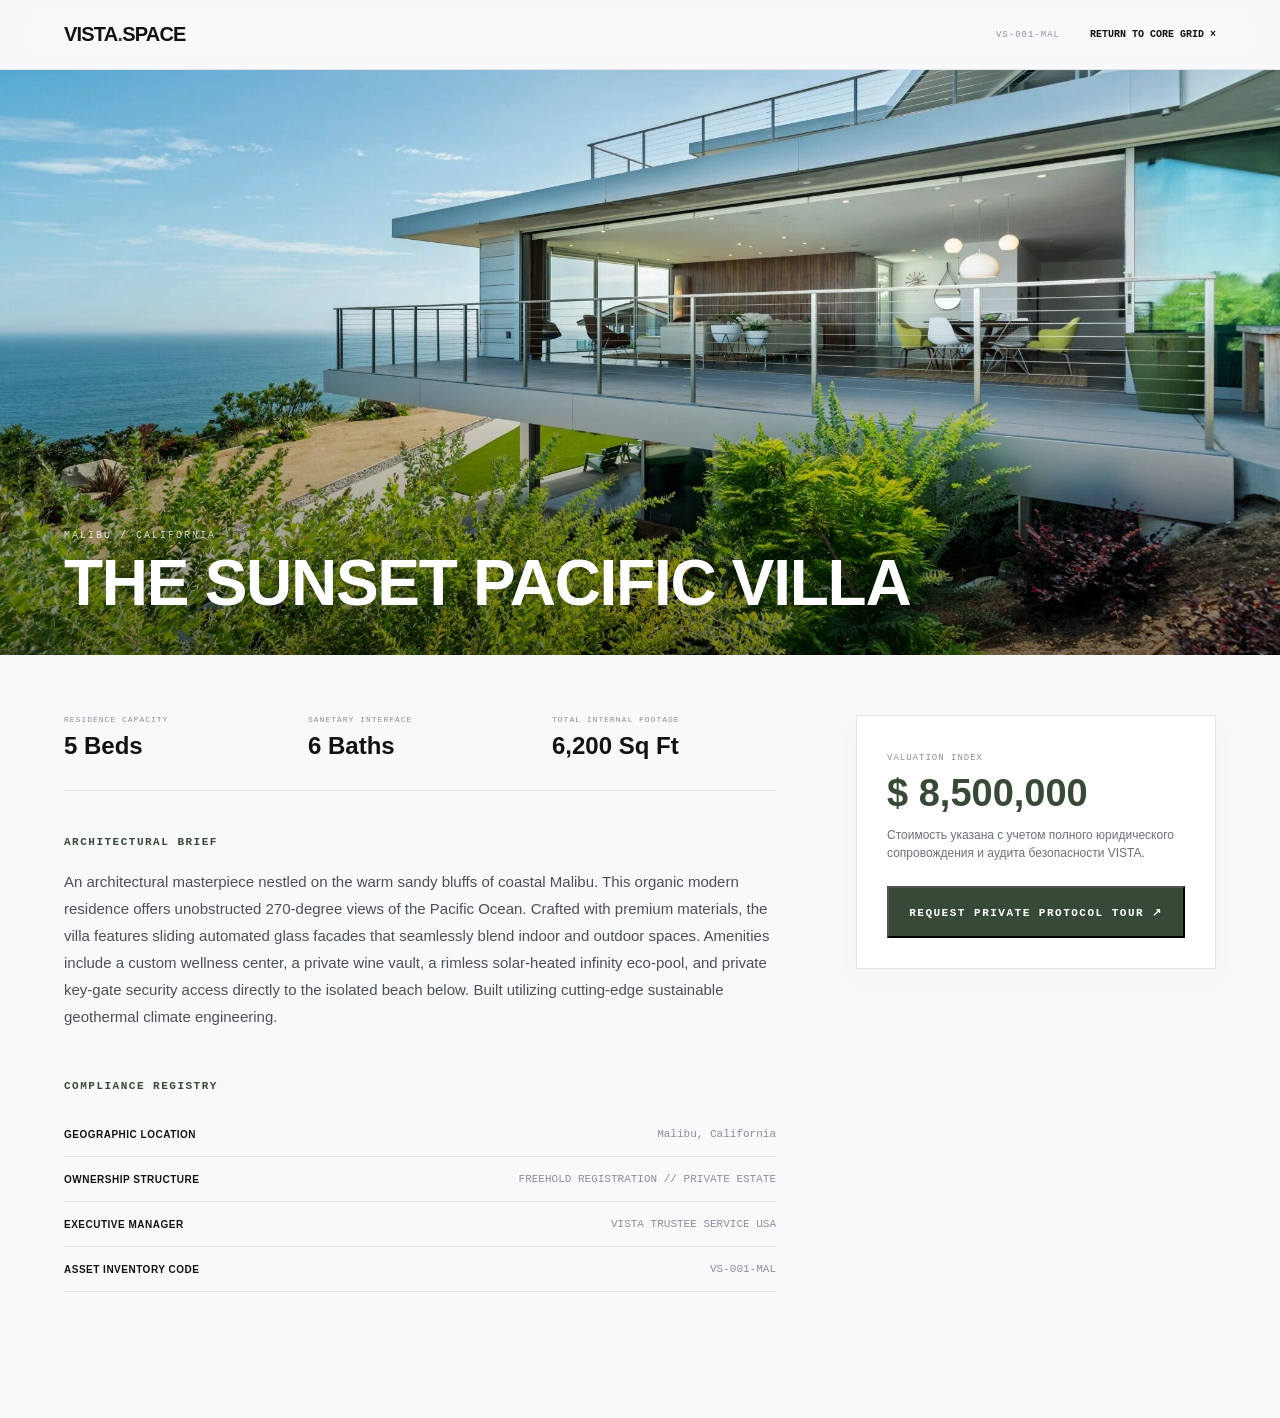
<file: property.html>
<!DOCTYPE html>
<html lang="en">
<head>
    <meta charset="UTF-8">
    <meta name="viewport" content="width=device-width, initial-scale=1.0">
    <title>Residence Disclosures | VISTA®</title>
    <link rel="stylesheet" href="css/style.css">
</head>
<body class="editorial-property-body">

    <!-- ТЕХНОЛОГИЧНАЯ ВЕРХНЯЯ НАВИГАЦИЯ -->
    <header class="vista-editorial-header">
        <a class="editorial-logo" href="index.html">VISTA<span>.</span>SPACE</a>
        <div class="header-right-actions">
            <span id="detailNumber" class="editorial-ref-tag">REF // VS-000</span>
            <a class="editorial-close-btn" href="index.html">RETURN TO CORE GRID ×</a>
        </div>
    </header>

    <!-- МОНУМЕНТАЛЬНЫЙ ПЕРВЫЙ ЭКРАН (ФОТО НА 100% ШИРИНЫ) -->
    <section class="estate-hero-billboard">
        <img id="detailImage" src="" alt="Premium Residence View">
        <div class="billboard-shadow-overlay"></div>
        <div class="billboard-bottom-text">
            <span id="detailCategory" class="editorial-division">// DIVISION ARCHIVE</span>
            <h1 id="detailName">RESIDENCE EXCLOSURE</h1>
        </div>
    </section>

    <!-- ИНФОРМАЦИОННЫЙ ХАБ СНИЗУ -->
    <main class="estate-editorial-grid">
        
        <!-- ЛЕВАЯ КОЛОНКА: ОПИСАНИЕ И СПЕЦИФИКАЦИИ -->
        <div class="editorial-main-content">
            
            <!-- Уникальный блок риелторских характеристик -->
            <div class="estate-editorial-specs">
                <div class="spec-block">
                    <span class="spec-title">RESIDENCE CAPACITY</span>
                    <strong id="specBeds">0 Beds</strong>
                </div>
                <div class="spec-block">
                    <span class="spec-title">SANETARY INTERFACE</span>
                    <strong id="specBaths">0 Baths</strong>
                </div>
                <div class="spec-block">
                    <span class="spec-title">TOTAL INTERNAL FOOTAGE</span>
                    <strong id="specSqft">0 Sq Ft</strong>
                </div>
            </div>

            <div class="editorial-text-wrapper">
                <h3>ARCHITECTURAL BRIEF</h3>
                <p id="detailDescription">Loading spatial disclosure documentation...</p>
            </div>

            <div class="editorial-meta-table">
                <h3>COMPLIANCE REGISTRY</h3>
                <div class="meta-row">
                    <label>GEOGRAPHIC LOCATION</label>
                    <span id="detailLocation">Loading coordinates...</span>
                </div>
                <div class="meta-row">
                    <label>OWNERSHIP STRUCTURE</label>
                    <span>FREEHOLD REGISTRATION // PRIVATE ESTATE</span>
                </div>
                <div class="meta-row">
                    <label>EXECUTIVE MANAGER</label>
                    <span>VISTA TRUSTEE SERVICE USA</span>
                </div>
                <div class="meta-row">
                    <label>ASSET INVENTORY CODE</label>
                    <span id="detailReference">VS-000-EST</span>
                </div>
            </div>
        </div>

        <!-- ПРАВАЯ КОЛОНКА: ЗАКРЕПЛЕННЫЙ БЛОК С ЦЕНОЙ И КНОПКОЙ ТУРА -->
        <aside class="editorial-sticky-action">
            <div class="action-card-glass">
                <span class="action-label">VALUATION INDEX</span>
                <div id="detailPrice" class="editorial-price-tag">$ 0.00</div>
                <p class="action-note">Стоимость указана с учетом полного юридического сопровождения и аудита безопасности VISTA.</p>
                
                <button class="editorial-action-btn" id="bookTourBtn" type="button">
                    REQUEST PRIVATE PROTOCOL TOUR ↗
                </button>
                <p id="tourMessage" class="cart-message"></p>
            </div>
        </aside>

    </main>

    <script src="js/properties-data.js"></script>
    <script src="js/property.js"></script>
</body>
</html>
</file>
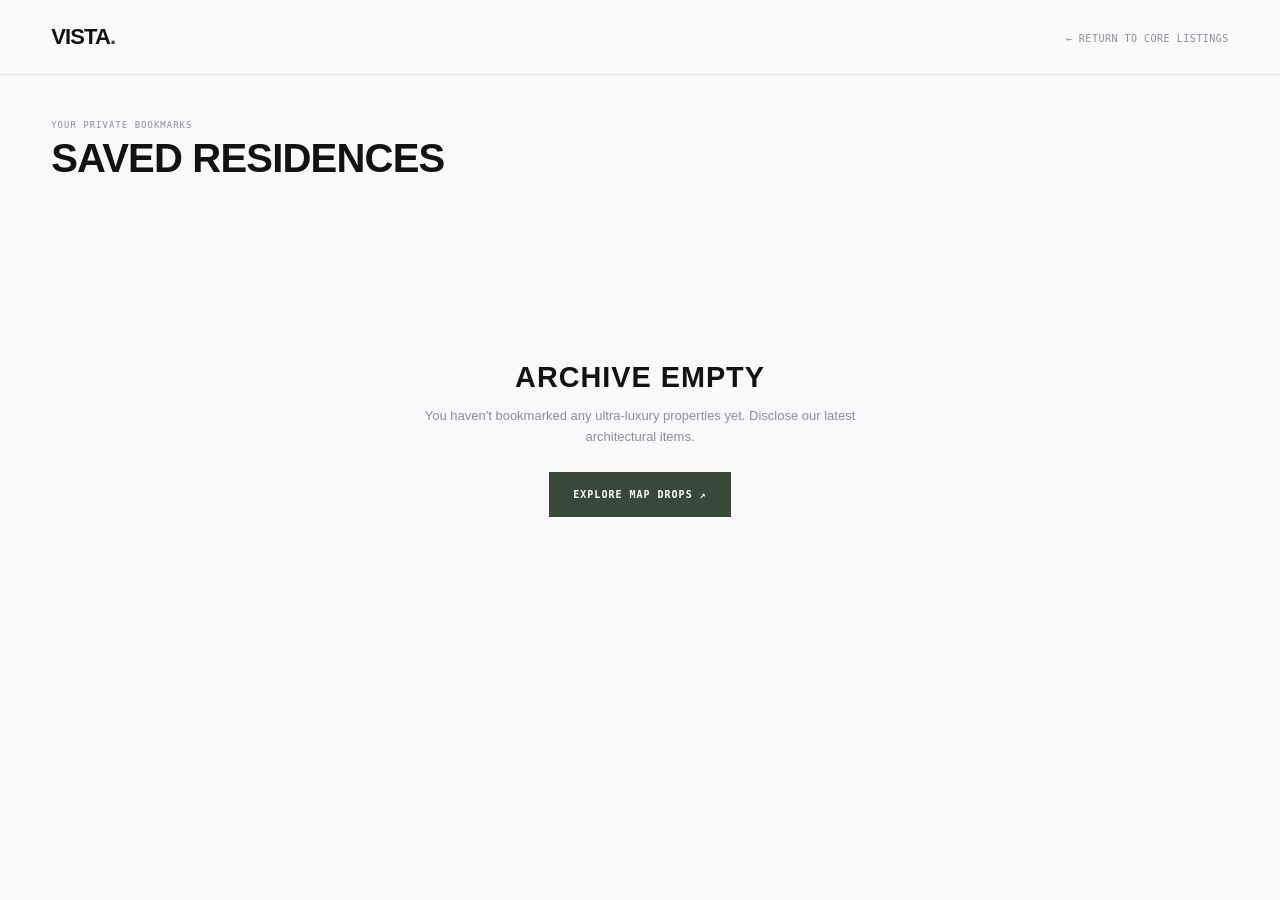
<file: saved.html>
<!DOCTYPE html>
<html lang="en">
<head>
    <meta charset="UTF-8">
    <meta name="viewport" content="width=device-width, initial-scale=1.0">
    <title>Saved Residences | VISTA®</title>
    <link rel="stylesheet" href="css/style.css">
</head>
<body>

    <header class="wishlist-header">
        <a class="wishlist-logo" href="index.html">VISTA<span>.</span></a>
        <nav><a href="index.html">← RETURN TO CORE LISTINGS</a></nav>
    </header>

    <main class="wishlist-page">
        <div class="wishlist-heading">
            <p>YOUR PRIVATE BOOKMARKS</p>
            <h1>SAVED RESIDENCES</h1>
        </div>

        <div class="wishlist-grid" id="wishlistItems"></div>

        <div class="wishlist-empty" id="wishlistEmpty" hidden>
            <h2>ARCHIVE EMPTY</h2>
            <p>You haven't bookmarked any ultra-luxury properties yet. Disclose our latest architectural items.</p>
            <a href="index.html#collection">EXPLORE MAP DROPS ↗</a>
        </div>
    </main>

    <script src="js/properties-data.js"></script>
    <script src="js/saved.js"></script>
</body>
</html>
</file>
<file: css/style.css>
/* ===== VISTA® GLOBAL DESIGN SYSTEM — MAP & CONTROLS REFINEMENT ===== */

:root {
    --bg-tech: #f9f9fb;
    --text-tech: #111310;
    --border-tech: #e2e4e8;
    --accent-glow: #384a37; /* Наш фирменный элитный оливковый цвет */
    --muted-tech: #8a8f98;
    
    --font-display: "Barlow Condensed", sans-serif;
    --font-body: "Manrope", sans-serif;
    --font-mono: "DM Mono", monospace;
}

* { box-sizing: border-box; margin: 0; padding: 0; }
body { background: var(--bg-tech); color: var(--text-tech); font-family: var(--font-body); overflow: hidden; }

/* HEADER */
.site-header { position: fixed; top: 0; left: 0; z-index: 1000; display: flex; align-items: center; justify-content: space-between; width: 100%; height: 75px; padding: 0 4vw; background: rgba(249, 249, 251, 0.8); backdrop-filter: blur(12px); -webkit-backdrop-filter: blur(12px); border-bottom: 1px solid var(--border-tech); }
.logo { font-family: var(--font-display); font-size: 22px; font-weight: 900; letter-spacing: -0.04em; text-transform: uppercase; }
.logo span { color: var(--accent-glow); }
.navigation { display: flex; gap: 30px; font-family: var(--font-mono); font-size: 10px; font-weight: 500; }
.navigation a { color: var(--muted-tech); }
.navigation a.active, .navigation a:hover { color: var(--text-tech); }

/* ИНТЕРФЕЙС ПАНЕЛЕЙ */
.spatial-interface { display: flex; width: 100vw; height: 100vh; padding-top: 75px; }

/* ЛЕВАЯ ПАНЕЛЬ С КАРТОЙ */
.map-panel-side { 
    flex: 1.25 !important; 
    height: 100% !important; 
    position: relative !important; 
    background: #eae6df !important; /* Приятный теплый оттенок подложки */
    overflow: hidden !important;
    cursor: grab;
}

.map-movable-canvas {
    position: relative !important;
    width: 100% !important;
    height: 100% !important;
    transform-origin: center center !important;
    will-change: transform;
    display: flex !important;
    align-items: center !important;
    justify-content: center !important;
    transition: transform 0.1s cubic-bezier(0.25, 1, 0.5, 1); /* Плавный довод при движении */
}

/* Красивая, приглушенная подложка карты */
.main-map-img {
    width: 100% !important;
    height: 100% !important;
    object-fit: cover !important;
    filter: contrast(0.92) brightness(0.98) sepia(5%) !important; /* Убираем едкий контраст */
    pointer-events: none !important;
    user-select: none !important;
}

/* Модная хай-тек сетка поверх карты */
.map-fallback-bg {
    position: absolute !important;
    inset: 0 !important;
    opacity: 0.15 !important;
    background-image: 
        linear-gradient(to right, rgba(56, 74, 55, 0.15) 1px, transparent 1px),
        linear-gradient(to bottom, rgba(56, 74, 55, 0.15) 1px, transparent 1px);
    background-size: 50px 50px !important;
    z-index: 2 !important;
    pointer-events: none !important;
}

/* КНОПКИ ПРИБЛИЖЕНИЯ КАРТЫ (КРУГЛЫЙ ЛЮКС) */
.zoom-controls-overlay {
    position: absolute !important;
    bottom: 40px !important;
    left: 40px !important;
    z-index: 500 !important;
    display: flex !important;
    flex-direction: column !important;
    gap: 12px !important;
}

.zoom-controls-overlay button {
    width: 46px !important;
    height: 46px !important;
    background: #ffffff !important;
    color: var(--text-tech) !important;
    font-family: var(--font-body) !important;
    font-size: 20px !important;
    font-weight: 400 !important;
    cursor: pointer !important;
    display: grid !important;
    place-items: center !important;
    border-radius: 50% !important; /* Идеальные круглые кнопки */
    border: 1px solid #ccd0d8 !important;
    box-shadow: 0 8px 20px rgba(56, 74, 55, 0.06) !important;
    transition: background 0.25s, color 0.25s, border-color 0.25s, transform 0.2s !important;
}

.zoom-controls-overlay button:hover {
    background: var(--accent-glow) !important;
    border-color: var(--accent-glow) !important;
    color: #ffffff !important;
    transform: scale(1.05);
}

/* ТОЧКИ И ВСПЛЫВАЮЩИЕ ОКНА */
.map-marker-pin {
    position: absolute !important;
    width: 18px !important;
    height: 18px !important;
    display: flex !important;
    align-items: center !important;
    justify-content: center !important;
    cursor: pointer !important;
    z-index: 10 !important;
}

.pin-dot {
    width: 8px !important;
    height: 8px !important;
    background: var(--accent-glow) !important;
    border-radius: 50% !important;
    z-index: 5 !important;
    box-shadow: 0 0 10px var(--accent-glow);
}

.pin-pulse {
    position: absolute !important;
    width: 100% !important;
    height: 100% !important;
    background: var(--accent-glow) !important;
    border-radius: 50% !important;
    opacity: 0.4 !important;
    animation: pinMarkerPulseGlow 2s infinite ease-out !important;
    z-index: 4 !important;
}

@keyframes pinMarkerPulseGlow {
    0% { transform: scale(0.5); opacity: 0.7; }
    100% { transform: scale(3.8); opacity: 0; }
}

.map-marker-pin:hover { z-index: 5000 !important; }
.map-marker-pin:hover .pin-preview-card {
    opacity: 1 !important;
    visibility: visible !important;
    transform: translateX(-50%) translateY(-14px) scale(1) !important;
}

.pin-preview-card {
    position: absolute !important;
    bottom: 26px !important;
    left: 50% !important;
    width: 240px !important;
    background: rgba(255, 255, 255, 0.96) !important;
    backdrop-filter: blur(12px) !important;
    -webkit-backdrop-filter: blur(12px) !important;
    border: 1px solid #b6b9c0 !important;
    padding: 10px !important;
    box-shadow: 0 15px 35px rgba(56, 74, 55, 0.08) !important;
    display: flex !important;
    flex-direction: column !important;
    gap: 8px !important;
    opacity: 0;
    visibility: hidden;
    pointer-events: none !important;
    transform-origin: bottom center !important;
    transition: opacity 0.3s cubic-bezier(0.16, 1, 0.3, 1), transform 0.3s cubic-bezier(0.16, 1, 0.3, 1), visibility 0.3s !important;
    transform: translateX(-50%) translateY(0) scale(0.95);
}

.pin-preview-card img { width: 100% !important; aspect-ratio: 16/10 !important; object-fit: cover !important; }
.preview-meta h4 { font-size: 11px !important; font-weight: 700 !important; text-transform: uppercase; color: var(--text-tech) !important; margin: 0 !important; }
.preview-meta span { font-family: var(--font-mono) !important; font-size: 8px !important; color: var(--accent-glow) !important; display: block; margin-top: 4px !important; }

/* ПРАВАЯ СТОРОНА: КАТАЛОГ */
.catalog-panel-side { flex: 0.75; height: 100%; overflow: hidden; position: relative; background: var(--bg-tech); border-left: 1px solid var(--border-tech); }
.catalog-inner-scroll { width: 100%; height: 100%; overflow-y: auto; padding: 40px 4vw 80px; }
.catalog-inner-scroll::-webkit-scrollbar { width: 4px; }
.catalog-inner-scroll::-webkit-scrollbar-thumb { background: #d0d3dc; }

.catalog-header-text { margin-bottom: 35px; }
.tech-tag { font-family: var(--font-mono); font-size: 9px; color: var(--muted-tech); letter-spacing: 1px; }
.catalog-header-text h1 { font-family: var(--font-display); font-size: 2.3rem; font-weight: 900; text-transform: uppercase; letter-spacing: -0.02em; margin-top: 6px; }

/* КАРТОЧКИ В КАТАЛОГЕ */
.product-grid { display: grid; grid-template-columns: 1fr; gap: 24px; width: 100% !important; }
.product-card { background: #fff; border: 1px solid var(--border-tech); cursor: pointer; transition: 0.35s cubic-bezier(0.16, 1, 0.3, 1); }
.product-card:hover { border-color: #cbd0d8; box-shadow: 0 10px 25px rgba(0,0,0,0.01); transform: translateY(-2px); }
.product-visual { position: relative; width: 100%; height: 210px; background: #eef0f5; overflow: hidden; }
.product-image { width: 100%; height: 100%; object-fit: cover; transition: transform 0.6s cubic-bezier(0.16, 1, 0.3, 1); }
.product-card:hover .product-image { transform: scale(1.03); }
.product-info { padding: 20px; }
.product-category { color: var(--muted-tech); font-family: var(--font-mono); font-size: 9px; }
.product-name { font-size: 15px; font-weight: 600; margin: 8px 0 4px; text-transform: uppercase; }
.property-specs { color: #636b75; font-size: 11px; margin-bottom: 10px; }
.product-price { color: var(--accent-glow); font-family: var(--font-mono); font-size: 12px; font-weight: 600; }

.wishlist-button { position: absolute; z-index: 5; top: 12px; right: 12px; width: 34px; height: 34px; background: rgba(255,255,255,0.9); border: 1px solid var(--border-tech); border-radius: 50%; color: var(--text-tech); font-size: 15px; display: grid; place-items: center; cursor: pointer; transition: 0.2s ease; }
.wishlist-button:hover, .wishlist-button.is-favorite { color: #fff; border-color: var(--accent-glow); background: var(--accent-glow); }
/* ===== VISTA® LIVE LEAFLET PRODUCTION FIX ===== */
.map-panel-side {
    flex: 1.25 !important;
    height: 100vh !important;
    position: relative !important;
    background: #ebedf2 !important;
    overflow: hidden !important;
}

#map {
    width: 100%;
    height: 100%;
    min-height: 400px;
}

/* Перекрашиваем дефолтные квадратные кнопки Гугл/Лифлет в круглый люкс */
.leaflet-control-zoom {
    border: none !important;
    box-shadow: none !important;
    display: flex !important;
    flex-direction: column !important;
    gap: 12px !important;
    position: absolute !important;
    bottom: 25px !important;
    left: 25px !important;
}

.leaflet-control-zoom-in, 
.leaflet-control-zoom-out {
    width: 46px !important;
    height: 46px !important;
    background: #ffffff !important;
    color: var(--text-tech) !important;
    font-family: var(--font-body), sans-serif !important;
    font-size: 20px !important;
    display: grid !important;
    place-items: center !important;
    border-radius: 50% !important; /* Делаем круглыми */
    border: 1px solid #ccd0d8 !important;
    box-shadow: 0 8px 20px rgba(56, 74, 55, 0.06) !important;
    transition: background 0.25s, color 0.25s !important;
}

.leaflet-control-zoom-in:hover, 
.leaflet-control-zoom-out:hover {
    background: var(--accent-glow) !important;
    color: #ffffff !important;
    border-color: var(--accent-glow) !important;
}

/* Стеклянные поп-апы при клике на точку */
.vista-custom-popup .leaflet-popup-content-wrapper {
    background: rgba(255, 255, 255, 0.96) !important;
    backdrop-filter: blur(12px) !important;
    -webkit-backdrop-filter: blur(12px) !important;
    border: 1px solid #b6b9c0 !important;
    border-radius: 0px !important;
    padding: 6px !important;
    box-shadow: 0 15px 35px rgba(56, 74, 55, 0.08) !important;
}

.vista-custom-popup .leaflet-popup-tip {
    background: rgba(255, 255, 255, 0.96) !important;
}

.custom-map-marker {
    display: flex !important;
    align-items: center !important;
    justify-content: center !important;
}
/* ==========================================================================
   VISTA® LUXURY EDITORIAL PROPERTY PAGE STYLES (NO MORE SHOPPING STYLE)
   ========================================================================== */

.editorial-property-body {
    background: var(--bg-tech) !important;
    color: var(--text-tech) !important;
    overflow-y: auto !important; /* Даем странице нормально листаться вниз */
    overflow-x: hidden !important;
}

/* Измененная шапка страницы товара */
.vista-editorial-header {
    position: fixed !important;
    top: 0 !important;
    left: 0 !important;
    width: 100% !important;
    height: 70px !important;
    padding: 0 5vw !important;
    display: flex !important;
    align-items: center !important;
    justify-content: space-between !important;
    background: rgba(249, 249, 251, 0.75) !important;
    backdrop-filter: blur(16px) !important;
    -webkit-backdrop-filter: blur(16px) !important;
    border-bottom: 1px solid var(--border-tech) !important;
    z-index: 1000 !important;
}

.editorial-logo {
    font-family: var(--font-display) !important;
    font-size: 20px !important;
    font-weight: 900 !important;
    letter-spacing: -0.04em !important;
    text-transform: uppercase !important;
}

.editorial-logo span { color: var(--accent-glow) !important; }

.header-right-actions {
    display: flex !important;
    align-items: center !important;
    gap: 30px !important;
}

.editorial-ref-tag {
    font-family: var(--font-mono) !important;
    font-size: 9px !important;
    color: var(--muted-tech) !important;
    letter-spacing: 1px !important;
}

.editorial-close-btn {
    font-family: var(--font-mono) !important;
    font-size: 10px !important;
    font-weight: 600 !important;
    color: var(--text-tech) !important;
    transition: color 0.2s !important;
}

.editorial-close-btn:hover { color: var(--accent-glow) !important; }

/* ГИГАНТСКИЙ КИНЕМАТОГРАФИЧНЫЙ БИЛБОРД С ФОТО */
.estate-hero-billboard {
    position: relative !important;
    width: 100vw !important;
    height: 65vh !important; /* Занимает 65% высоты экрана */
    margin-top: 70px !important;
    overflow: hidden !important;
    background: #f0eae1 !important;
}

.estate-hero-billboard img {
    width: 100% !important;
    height: 100% !important;
    object-fit: cover !important;
    display: block !important;
}

/* Затемнение снизу фотографии, чтобы белый текст читался идеально */
.billboard-shadow-overlay {
    position: absolute !important;
    inset: 0 !important;
    background: linear-gradient(to bottom, transparent 40%, rgba(0,0,0,0.45) 100%) !important;
    z-index: 2 !important;
    pointer-events: none !important;
}

.billboard-bottom-text {
    position: absolute !important;
    bottom: 40px !important;
    left: 5vw !important;
    right: 5vw !important;
    z-index: 5 !important;
    display: flex !important;
    flex-direction: column !important;
    gap: 10px !important;
}

.editorial-division {
    font-family: var(--font-mono) !important;
    font-size: 10px !important;
    color: rgba(255,255,255,0.75) !important;
    letter-spacing: 2px !important;
}

.billboard-bottom-text h1 {
    font-family: var(--font-display) !important;
    font-size: clamp(2rem, 5vw, 4.5rem) !important;
    font-weight: 900 !important;
    color: #ffffff !important;
    text-transform: uppercase !important;
    line-height: 1.0 !important;
    letter-spacing: -0.02em !important;
    margin: 0 !important;
}

/* ЖУРНАЛЬНАЯ СЕТКА КОНТЕНТА НИЖЕ ФОТО */
.estate-editorial-grid {
    max-width: 1400px !important;
    margin: 60px auto 120px !important;
    padding: 0 5vw !important;
    display: grid !important;
    grid-template-columns: 1fr 360px !important; /* Левая часть шире, правая — компактный сайдбар */
    gap: 80px !important;
    align-items: start !important;
}

/* Информационные ячейки характеристик виллы */
.estate-editorial-specs {
    display: grid !important;
    grid-template-columns: repeat(3, 1fr) !important;
    gap: 20px !important;
    border-bottom: 1px solid var(--border-tech) !important;
    padding-bottom: 30px !important;
    margin-bottom: 45px !important;
}

.spec-block {
    display: flex !important;
    flex-direction: column !important;
    gap: 8px !important;
}

.spec-title {
    font-family: var(--font-mono) !important;
    font-size: 8px !important;
    color: var(--muted-tech) !important;
    letter-spacing: 1px !important;
}

.spec-block strong {
    font-family: var(--font-display) !important;
    font-size: 24px !important;
    font-weight: 800 !important;
    color: var(--text-tech) !important;
}

/* Блок текстового описания архитектуры */
.editorial-text-wrapper {
    margin-bottom: 50px !important;
}

.editorial-text-wrapper h3, .editorial-meta-table h3 {
    font-family: var(--font-mono) !important;
    font-size: 11px !important;
    color: var(--accent-glow) !important;
    letter-spacing: 1.5px !important;
    margin-bottom: 20px !important;
    text-transform: uppercase !important;
}

.editorial-text-wrapper p {
    font-size: 15px !important;
    line-height: 1.8 !important;
    color: #4b5056 !important;
    max-width: 780px !important;
}

/* Премиальная таблица мета-данных */
.editorial-meta-table .meta-row {
    display: flex !important;
    justify-content: space-between !important;
    align-items: center !important;
    padding: 16px 0 !important;
    border-bottom: 1px solid var(--border-tech) !important;
}

.meta-row label {
    font-family: var(--font-body) !important;
    font-size: 10px !important;
    font-weight: 700 !important;
    color: var(--text-tech) !important;
    letter-spacing: 0.5px !important;
}

.meta-row span {
    font-family: var(--font-mono) !important;
    font-size: 11px !important;
    color: var(--muted-tech) !important;
}

/* ПРАВЫЙ ПАЛЯЩИЙ САЙДБАР (STICKY ACTION CARD) */
.editorial-sticky-action {
    position: sticky !important;
    top: 110px !important; /* Карта-карточка застывает на месте при скролле контента слева */
    width: 100% !important;
}

.action-card-glass {
    background: #ffffff !important;
    border: 1px solid var(--border-tech) !important;
    padding: 30px !important;
    box-shadow: 0 10px 30px rgba(0,0,0,0.02) !important;
}

.action-label {
    font-family: var(--font-mono) !important;
    font-size: 9px !important;
    color: var(--muted-tech) !important;
    letter-spacing: 1px !important;
}

.editorial-price-tag {
    font-family: var(--font-display) !important;
    font-size: 38px !important;
    font-weight: 900 !important;
    color: var(--accent-glow) !important;
    margin: 10px 0 14px !important;
    line-height: 1.0 !important;
}

.action-note {
    font-size: 12px !important;
    color: #6a717a !important;
    line-height: 1.5 !important;
    margin-bottom: 24px !important;
}

.editorial-action-btn {
    width: 100% !important;
    height: 52px !important;
    background: var(--accent-glow) !important;
    color: #ffffff !important;
    font-family: var(--font-mono) !important;
    font-size: 11px !important;
    font-weight: 600 !important;
    letter-spacing: 1.5px !important;
    text-transform: uppercase !important;
    cursor: pointer !important;
    transition: background 0.25s ease !important;
}

.editorial-action-btn:hover { background: var(--text-tech) !important; }

/* Адаптивность под планшеты и смартфоны */
@media (max-width: 900px) {
    .estate-editorial-grid {
        grid-template-columns: 1fr !important;
        gap: 50px !important;
    }
    .editorial-sticky-action {
        position: static !important;
    }
    .estate-hero-billboard {
        height: 45vh !important;
    }
}
/* ===== VISTA® SAVED RESIDENCES PAGE STYLES ===== */

/* Сетка для сохраненных карточек (чтобы они стояли аккуратно, а не во весь экран) */
#wishlistItems {
    display: grid !important;
    grid-template-columns: repeat(auto-fill, minmax(320px, 1fr)) !important;
    gap: 30px !important;
    max-width: 1400px !important;
    margin: 40px auto !important;
    padding: 0 4vw !important;
}

/* Общий контейнер страницы saved.html */
.saved-page-container {
    padding-top: 100px !important;
    min-height: 100vh !important;
    background: var(--bg-tech) !important;
}

.saved-page-header {
    padding: 0 4vw !important;
    margin-bottom: 20px !important;
}

/* Ссылка возврата назад "← RETURN TO CORE LISTINGS" */
.saved-page-header a {
    font-family: var(--font-mono) !important;
    font-size: 10px !important;
    text-transform: uppercase !important;
    color: var(--muted-tech) !important;
    text-decoration: none !important;
    letter-spacing: 1px !important;
    transition: color 0.2s !important;
}

.saved-page-header a:hover {
    color: var(--text-tech) !important;
}

/* Заголовок "YOUR PRIVATE BOOKMARKS" */
.saved-page-header p {
    font-family: var(--font-mono) !important;
    font-size: 9px !important;
    color: var(--accent-glow) !important;
    margin-top: 15px !important;
    letter-spacing: 1px !important;
}

/* Главный тайтл "SAVED RESIDENCES" */
.saved-page-header h1 {
    font-family: var(--font-display) !important;
    font-size: 2.5rem !important;
    font-weight: 900 !important;
    text-transform: uppercase !important;
    letter-spacing: -0.02em !important;
    margin-top: 5px !important;
}

/* Стили премиальной карточки в избранном */
.wishlist-card {
    background: #ffffff !important;
    border: 1px solid var(--border-tech) !important;
    display: flex !important;
    flex-direction: column !important;
    transition: transform 0.3s cubic-bezier(0.16, 1, 0.3, 1), border-color 0.3s !important;
}

.wishlist-card:hover {
    border-color: #cbd0d8 !important;
    transform: translateY(-2px) !important;
}

/* Кнопка удаления DISMISS */
.wishlist-remove-button {
    background: transparent !important;
    border: 1px solid var(--border-tech) !important;
    color: var(--text-tech) !important;
    padding: 0 14px !important;
    font-size: 10px !important;
    font-family: var(--font-mono) !important;
    cursor: pointer !important;
    height: 40px !important;
    text-transform: uppercase !important;
    font-weight: 600 !important;
    transition: background 0.2s, color 0.2s !important;
}

.wishlist-remove-button:hover {
    background: #f1f2f5 !important;
    border-color: #baa998 !important;
}
/* ===== VISTA® LUXURY FOOTER REFINEMENT ===== */
.site-footer {
    width: 100% !important;
    padding: 60px 4vw 40px !important;
    background: var(--bg-tech) !important;
    border-top: 1px solid var(--border-tech) !important;
    display: flex !important;
    flex-direction: column !important;
    gap: 8px !important;
    margin-top: 50px !important;
}

.footer-copyright {
    font-family: var(--font-mono) !important;
    font-size: 9px !important;
    color: var(--muted-tech) !important;
    letter-spacing: 0.5px !important;
    text-transform: uppercase !important;
}

.footer-link {
    font-family: var(--font-display) !important;
    font-size: 14px !important;
    font-weight: 800 !important;
    color: var(--text-tech) !important;
    text-decoration: none !important;
    text-transform: uppercase !important;
    letter-spacing: 1px !important;
    display: inline-block !important;
    width: fit-content !important;
    transition: color 0.25s ease !important;
}

.footer-link:hover {
    color: var(--accent-glow) !important; /* При наведении красивый оливковый люкс-цвет */
}
/* ==========================================================================
   VISTA® PREMIUM SAVED RESIDENCES PAGE STYLES (wishlist.html / saved.html)
   ========================================================================== */

/* Общая страница закладок */
.wishlist-page {
    padding: 120px 4vw 80px !important;
    min-height: 100vh !important;
    background: var(--bg-tech) !important;
}

/* Навигация и заголовок "SAVED RESIDENCES" */
.wishlist-header {
    position: fixed !important;
    top: 0 !important;
    left: 0 !important;
    z-index: 1000 !important;
    display: flex !important;
    align-items: center !important;
    justify-content: space-between !important;
    width: 100% !important;
    height: 75px !important;
    padding: 0 4vw !important;
    background: rgba(249, 249, 251, 0.8) !important;
    backdrop-filter: blur(12px) !important;
    -webkit-backdrop-filter: blur(12px) !important;
    border-bottom: 1px solid var(--border-tech) !important;
}

.wishlist-logo {
    font-family: var(--font-display) !important;
    font-size: 22px !important;
    font-weight: 900 !important;
    letter-spacing: -0.04em !important;
    text-transform: uppercase !important;
    text-decoration: none !important;
    color: var(--text-tech) !important;
}

.wishlist-logo span {
    color: var(--accent-glow) !important;
}

.wishlist-header nav a {
    font-family: var(--font-mono) !important;
    font-size: 10px !important;
    font-weight: 500 !important;
    color: var(--muted-tech) !important;
    text-decoration: none !important;
    letter-spacing: 0.5px !important;
    transition: color 0.2s !important;
}

.wishlist-header nav a:hover {
    color: var(--text-tech) !important;
}

/* Блок заголовков на странице */
.wishlist-heading {
    margin-bottom: 40px !important;
}

.wishlist-heading p {
    font-family: var(--font-mono) !important;
    font-size: 9px !important;
    color: var(--muted-tech) !important;
    letter-spacing: 1px !important;
    margin: 0 !important;
}

.wishlist-heading h1 {
    font-family: var(--font-display) !important;
    font-size: 2.5rem !important;
    font-weight: 900 !important;
    text-transform: uppercase !important;
    letter-spacing: -0.02em !important;
    margin-top: 6px !important;
    color: var(--text-tech) !important;
}

/* Идеальная люксовая сетка для карточек (больше не растягиваются на весь экран) */
.wishlist-grid {
    display: grid !important;
    grid-template-columns: repeat(auto-fill, minmax(310px, 1fr)) !important;
    gap: 30px !important;
    width: 100% !important;
}

/* Стили для заглушки, если избранное пустое */
.wishlist-empty {
    text-align: center !important;
    padding: 100px 20px !important;
    max-width: 500px !important;
    margin: 0 auto !important;
}

.wishlist-empty h2 {
    font-family: var(--font-display) !important;
    font-size: 1.8rem !important;
    font-weight: 800 !important;
    letter-spacing: 1px !important;
    margin-bottom: 12px !important;
}

.wishlist-empty p {
    font-size: 13px !important;
    color: var(--muted-tech) !important;
    line-height: 1.6 !important;
    margin-bottom: 24px !important;
}

.wishlist-empty a {
    display: inline-block !important;
    height: 45px !important;
    line-height: 45px !important;
    padding: 0 24px !important;
    background: var(--accent-glow) !important;
    color: #ffffff !important;
    font-family: var(--font-mono) !important;
    font-size: 10px !important;
    font-weight: 600 !important;
    text-decoration: none !important;
    letter-spacing: 1px !important;
    text-transform: uppercase !important;
    transition: background 0.2s !important;
}

.wishlist-empty a:hover {
    background: var(--text-tech) !important;
}
/* Увеличение зоны клика для сердечка на главной странице */
.wishlist-button {
    position: absolute !important;
    z-index: 99 !important; /* Поднимаем кнопку максимально наверх */
    top: 12px !important;
    right: 12px !important;
    width: 44px !important;  /* Увеличенная зона */
    height: 44px !important; /* Увеличенная зона */
    background: rgba(255, 255, 255, 0.95) !important;
    border: 1px solid var(--border-tech) !important;
    border-radius: 50% !important;
    color: var(--text-tech) !important;
    font-size: 16px !important;
    display: grid !important;
    place-items: center !important;
    cursor: pointer !important;
    transition: all 0.2s ease !important;
    
    /* Сбрасываем возможные конфликты со ссылками */
    pointer-events: auto !important; 
}

.wishlist-button:hover, 
.wishlist-button.is-favorite {
    color: #fff !important;
    border-color: var(--accent-glow) !important;
    background: var(--accent-glow) !important;
}
/* ==========================================================================
   VISTA® PRIVATE TOUR PROTOCOL BOOKING STYLES (book.html)
   ========================================================================== */

/* Главный контейнер страницы бронирования */
.booking-container {
    max-width: 1400px !important;
    margin: 0 auto !important;
    padding: 120px 5vw 80px !important;
    min-height: 100vh !important;
}

/* Двухколоночная сетка: слева форма, справа сводка активов */
.booking-grid {
    display: grid !important;
    grid-template-columns: 1fr 400px !important;
    gap: 80px !important;
    align-items: start !important;
}

.booking-title {
    font-family: var(--font-display) !important;
    font-size: 2.5rem !important;
    font-weight: 900 !important;
    text-transform: uppercase !important;
    letter-spacing: -0.02em !important;
    margin-bottom: 40px !important;
}

/* Блоки шагов формы */
.form-step-block {
    margin-bottom: 45px !important;
}

.step-heading {
    font-family: var(--font-mono) !important;
    font-size: 11px !important;
    color: var(--accent-glow) !important;
    letter-spacing: 1.5px !important;
    margin-bottom: 24px !important;
    text-transform: uppercase !important;
    border-bottom: 1px solid var(--border-tech);
    padding-bottom: 10px;
}

/* Строка с полями ввода */
.input-group-row {
    display: flex !important;
    gap: 20px !important;
    margin-bottom: 20px !important;
}

.input-field {
    flex: 1 !important;
    display: flex !important;
    flex-direction: column !important;
    gap: 6px !important;
}

.input-field label {
    font-family: var(--font-mono) !important;
    font-size: 8px !important;
    color: var(--muted-tech) !important;
    letter-spacing: 1px !important;
}

/* Премиальные инпуты */
.input-field input {
    width: 100% !important;
    height: 48px !important;
    background: #ffffff !important;
    border: 1px solid var(--border-tech) !important;
    padding: 0 16px !important;
    font-family: var(--font-body) !important;
    font-size: 14px !important;
    color: var(--text-tech) !important;
    outline: none !important;
    transition: border-color 0.25s ease !important;
}

.input-field input:focus {
    border-color: var(--accent-glow) !important;
}

/* СТИЛИЗАЦИЯ РАДИО-КНОПОК В ВИДЕ РОСКОШНЫХ ПЛИТОК */
.custom-radio-container {
    display: block !important;
    margin-bottom: 16px !important;
    cursor: pointer !important;
}

.custom-radio-container input[type="radio"] {
    display: none !important; /* Прячем стандартный кружочек */
}

.radio-tile {
    display: flex !important;
    flex-direction: column !important;
    gap: 4px !important;
    padding: 20px !important;
    background: #ffffff !important;
    border: 1px solid var(--border-tech) !important;
    transition: all 0.25s ease !important;
}

.radio-tile strong {
    font-family: var(--font-body) !important;
    font-size: 12px !important;
    font-weight: 700 !important;
    color: var(--text-tech) !important;
    text-transform: uppercase !important;
    letter-spacing: 0.5px;
}

.radio-tile .tile-desc {
    font-size: 11px !important;
    color: var(--muted-tech) !important;
    line-height: 1.4 !important;
}

/* Состояние при выборе радио-кнопки */
.custom-radio-container input[type="radio"]:checked + .radio-tile {
    border-color: var(--accent-glow) !important;
    background: rgba(56, 74, 55, 0.02) !important;
    box-shadow: inset 0 0 0 1px var(--accent-glow);
}

/* Кнопка отправки формы */
.protocol-submit-btn {
    width: 100% !important;
    height: 54px !important;
    background: var(--text-tech) !important;
    color: #ffffff !important;
    font-family: var(--font-mono) !important;
    font-size: 11px !important;
    font-weight: 600 !important;
    letter-spacing: 1.5px !important;
    text-transform: uppercase !important;
    border: none !important;
    cursor: pointer !important;
    transition: background 0.25s ease !important;
    margin-top: 10px;
}

.protocol-submit-btn:hover {
    background: var(--accent-glow) !important;
}

/* ПРАВЫЙ САЙДБАР (СВОДКА АКТИВА) */
.booking-summary-section {
    position: sticky !important;
    top: 110px !important;
}

.sticky-summary-box {
    background: #ffffff !important;
    border: 1px solid var(--border-tech) !important;
    padding: 30px !important;
}

.summary-tag {
    display: block !important;
    font-family: var(--font-mono) !important;
    font-size: 9px !important;
    color: var(--muted-tech) !important;
    letter-spacing: 1px !important;
    margin-bottom: 15px !important;
}

.asset-value-row {
    display: flex !important;
    justify-content: space-between !important;
    align-items: center !important;
    margin-top: 24px !important;
    padding-top: 20px !important;
    border-top: 1px solid var(--border-tech) !important;
}

.asset-value-row label {
    font-family: var(--font-mono) !important;
    font-size: 9px !important;
    font-weight: 700 !important;
    color: var(--text-tech) !important;
}

#checkoutTotal {
    font-family: var(--font-display) !important;
    font-size: 24px !important;
    font-weight: 900 !important;
    color: var(--accent-glow) !important;
}

/* ЭКРАН УСПЕШНОГО БРОНИРОВАНИЯ */
.success-protocol-box {
    padding: 40px 0 !important;
}

.success-heading {
    font-family: var(--font-display) !important;
    font-size: 2rem !important;
    font-weight: 900 !important;
    color: var(--accent-glow) !important;
    text-transform: uppercase !important;
    margin-bottom: 15px !important;
}

.success-text {
    font-size: 14px !important;
    line-height: 1.7 !important;
    color: #4b5056 !important;
    margin-bottom: 30px !important;
}

.success-back-btn {
    display: inline-block !important;
    font-family: var(--font-mono) !important;
    font-size: 10px !important;
    font-weight: 600 !important;
    color: var(--text-tech) !important;
    text-decoration: none !important;
    border-bottom: 1px solid var(--text-tech) !important;
    padding-bottom: 2px !important;
    transition: color 0.25s, border-color 0.25s !important;
}

.success-back-btn:hover {
    color: var(--accent-glow) !important;
    border-color: var(--accent-glow) !important;
}

/* Адаптивность под тач-девайсы */
@media (max-width: 900px) {
    .booking-grid {
        grid-template-columns: 1fr !important;
        gap: 40px !important;
    }
    .booking-summary-section {
        position: static !important;
        order: -1 !important; /* Сайдбар прыгнет наверх на мобилках */
    }
    .input-group-row {
        flex-direction: column !important;
        gap: 20px !important;
    }
}
/* ===== VISTA® TOTAL HYPERLINK CLEANUP ===== */

/* Уничтожаем фиолетовый/синий цвет и подчеркивания у ВСЕХ ссылок на сайте */
a, 
a:visited, 
a:active, 
a:focus {
    color: #111310 !important;      /* Делаем строгий фирменный почти черный цвет */
    text-decoration: none !important; /* Намертво убираем подчеркивание */
    transition: color 0.2s ease !important;
}

/* Красивый оливковый люкс-эффект только при наведении мыши */
a:hover {
    color: var(--accent-glow) !important;
    text-decoration: none !important;
}

/* Конкретно для логотипов и футера VISTA.SPACE, чтобы они всегда оставались черными и без линий */
.wishlist-logo, 
.editorial-logo, 
.footer-link,
.logo a {
    color: #111310 !important;
    text-decoration: none !important;
}

.wishlist-logo span, 
.editorial-logo span {
    color: var(--accent-glow) !important; /* Точка на конце остается оливковой по дизайну */
}
/* ===== VISTA® INTERACTIVE MAP VIEWPORT RECOVERY ===== */

#map, .map-container, #spatial-engine-map, .catalog-inner-scroll ~ div {
    min-height: 100vh !important;
    height: 100% !important;
    width: 100% !important;
    background-color: transparent !important; /* ТУТ БЫЛО #111310, ОНО МОГЛО ПЕРЕКРЫВАТЬ ИЗОБРАЖЕНИЕ */
    display: block !important;
    visibility: visible !important;
    opacity: 1 !important;
    z-index: 1 !important;
}




/* Стилизуем всплывающие маркеры домов на карте под наш оливковый люкс */
.leaflet-popup-content-wrapper {
    background: #ffffff !important;
    border-radius: 0px !important; /* Убираем дефолтные круглые углы */
    border: 1px solid #baa998 !important;
}

.leaflet-popup-tip {
    background: #ffffff !important;
}
/* СТИЛИ МАРКЕРОВ ДЛЯ СВЕТЛОЙ КАРТЫ */
.custom-map-marker {
    display: flex !important;
    align-items: center !important;
    justify-content: center !important;
}

.pin-dot-proper {
    width: 12px !important;
    height: 12px !important;
    background: #007bff !important; /* Яркий синий цвет, как акценты на Properstar */
    border: 2px solid #ffffff !important;
    border-radius: 50% !important;
    z-index: 5 !important;
    box-shadow: 0 2px 6px rgba(0,0,0,0.3) !important;
}

.pin-pulse-light {
    position: absolute !important;
    width: 100% !important;
    height: 100% !important;
    background: #007bff !important;
    border-radius: 50% !important;
    opacity: 0.3 !important;
    animation: pinMarkerPulseGlow 2.5s infinite ease-out !important;
    z-index: 4 !important;
}
.custom-map-marker {
    display: flex !important;
    align-items: center !important;
    justify-content: center !important;
}

.pin-dot-proper {
    width: 12px !important;
    height: 12px !important;
    background: #007bff !important; /* Насыщенный синий акцент */
    border: 2px solid #ffffff !important;
    border-radius: 50% !important;
    z-index: 5 !important;
    box-shadow: 0 2px 6px rgba(0,0,0,0.25) !important;
}

.pin-pulse-light {
    position: absolute !important;
    width: 100% !important;
    height: 100% !important;
    background: #007bff !important;
    border-radius: 50% !important;
    opacity: 0.35 !important;
    animation: pinMarkerPulseGlow 2.5s infinite ease-out !important;
    z-index: 4 !important;
}
/* КРИТИЧЕСКИЙ ФИКС РАЗМЕРОВ ХОЛСТА */
#map {
    width: 100% !important;
    height: 100% !important;
    min-height: 100% !important;
    background-color: #f4f5f8 !important; /* Приятный светлый фон до загрузки океанов */
    display: block !important;
}

.map-panel-side {
    flex: 1.25 !important;
    height: calc(100vh - 75px) !important; /* Занимает всё пространство от хедера до низа экрана */
    position: relative !important;
    overflow: hidden !important;
}

/* СТИЛИЗАЦИЯ СИНИХ НЕОНОВЫХ МАРКЕРОВ */
.custom-map-marker {
    display: flex !important;
    align-items: center !important;
    justify-content: center !important;
}

.pin-dot-proper {
    width: 12px !important;
    height: 12px !important;
    background: #007bff !important; /* Фирменный синий Properstar */
    border: 2px solid #ffffff !important;
    border-radius: 50% !important;
    z-index: 5 !important;
    box-shadow: 0 2px 6px rgba(0,0,0,0.3) !important;
}

.pin-pulse-light {
    position: absolute !important;
    width: 100% !important;
    height: 100% !important;
    background: #007bff !important;
    border-radius: 50% !important;
    opacity: 0.35 !important;
    animation: pinMarkerPulseGlow 2.5s infinite ease-out !important;
    z-index: 4 !important;
}
</file>
